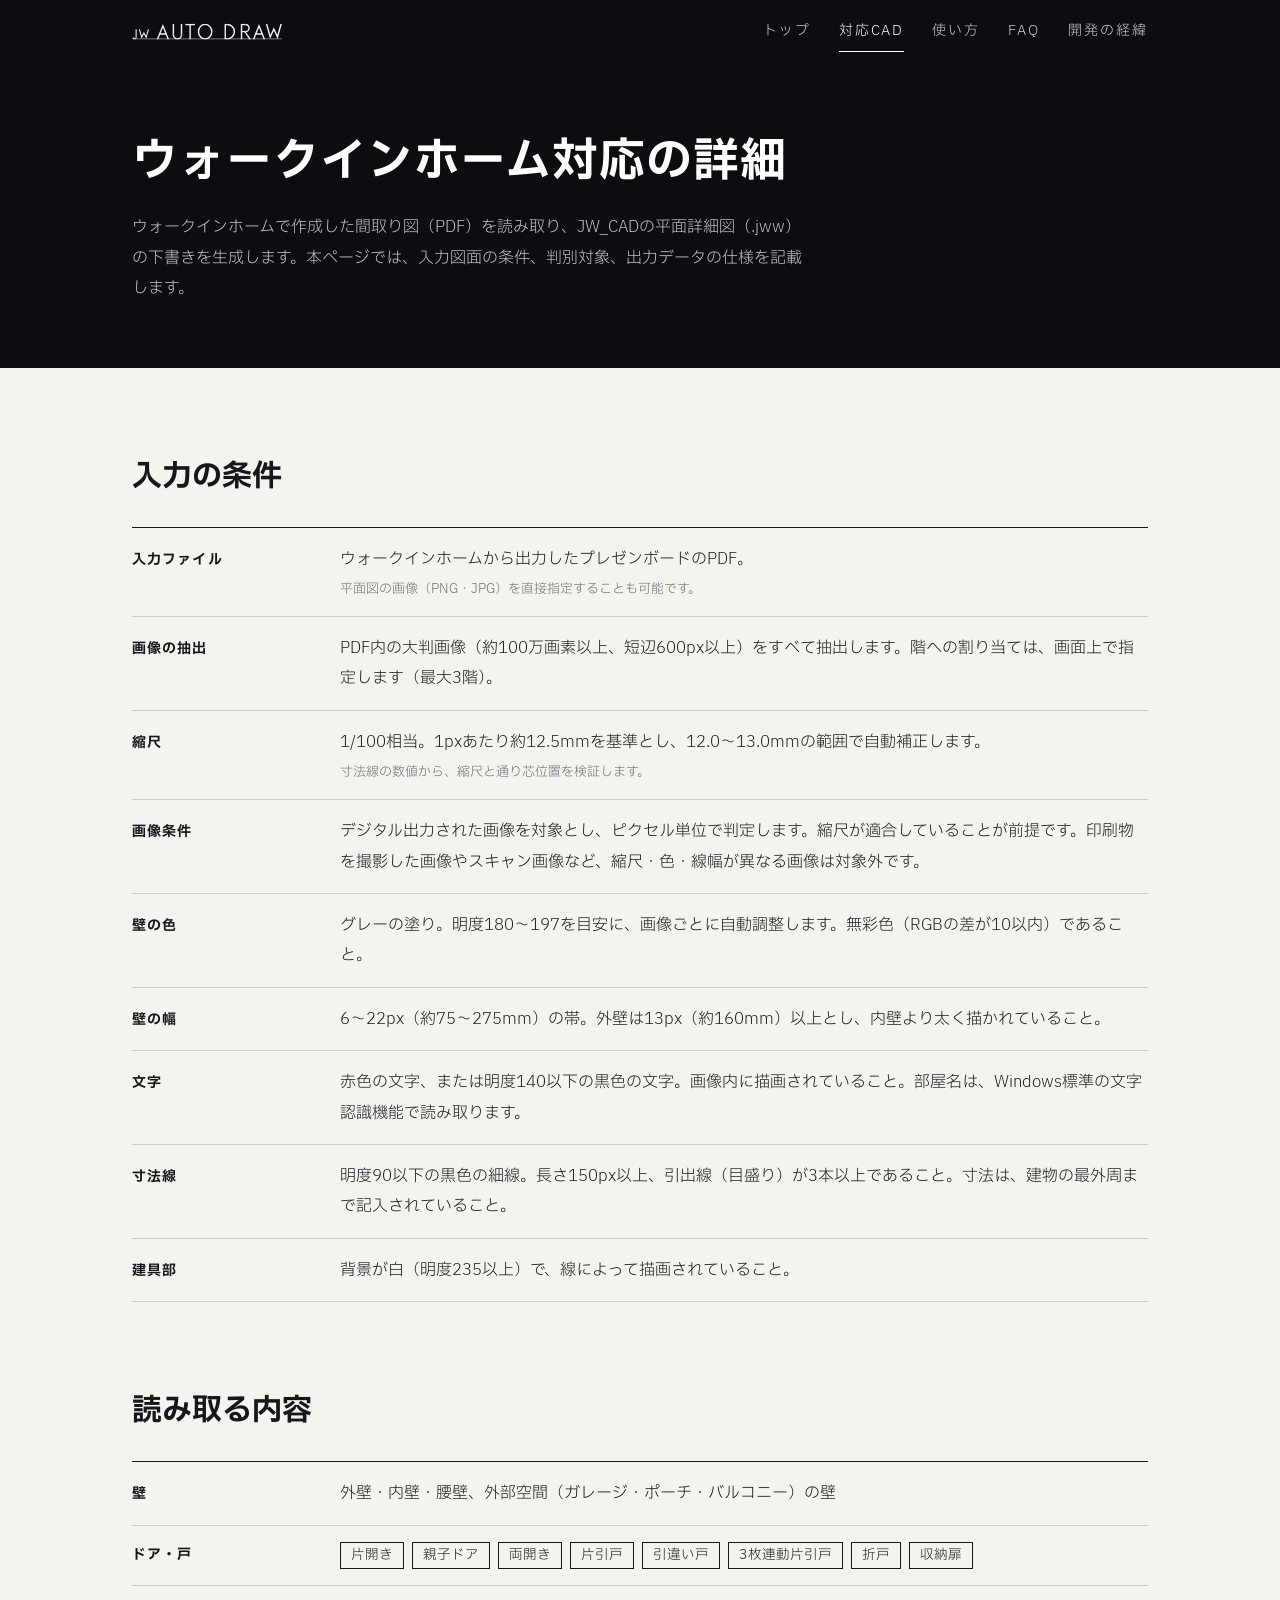
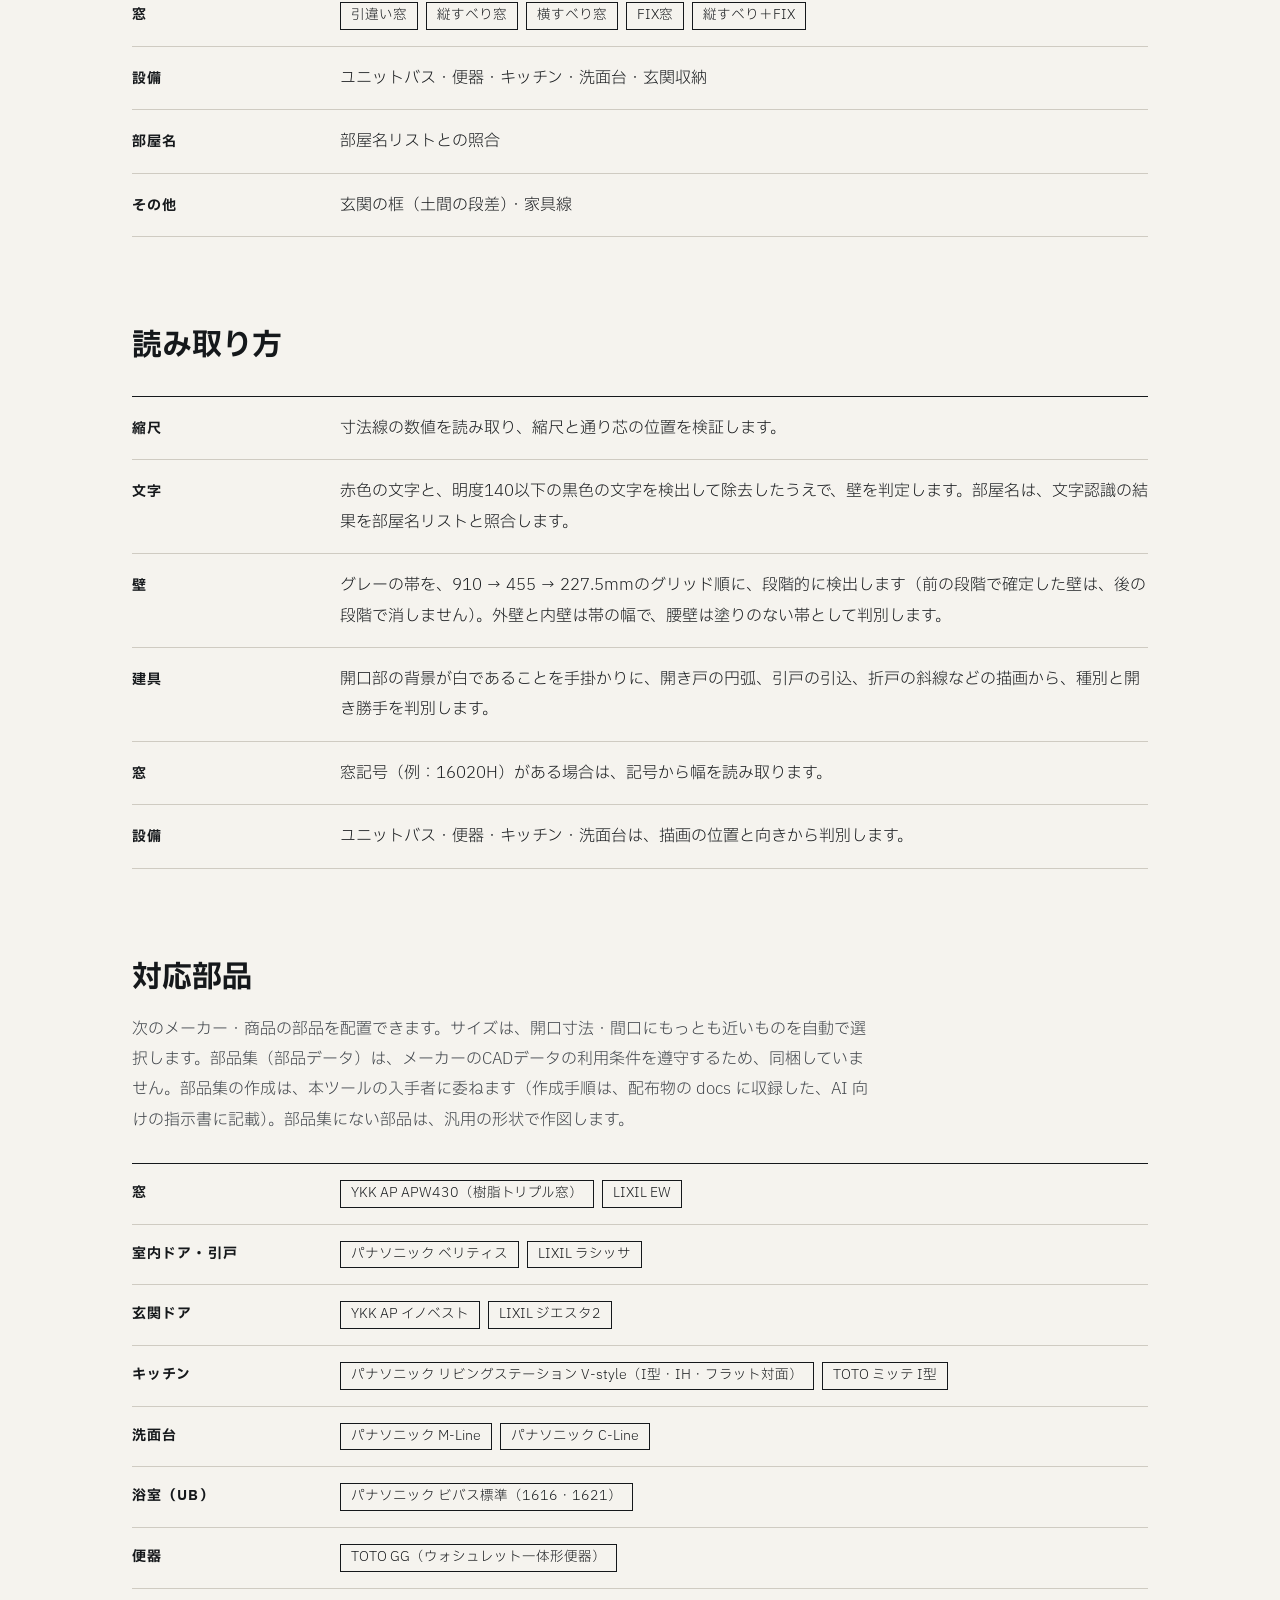
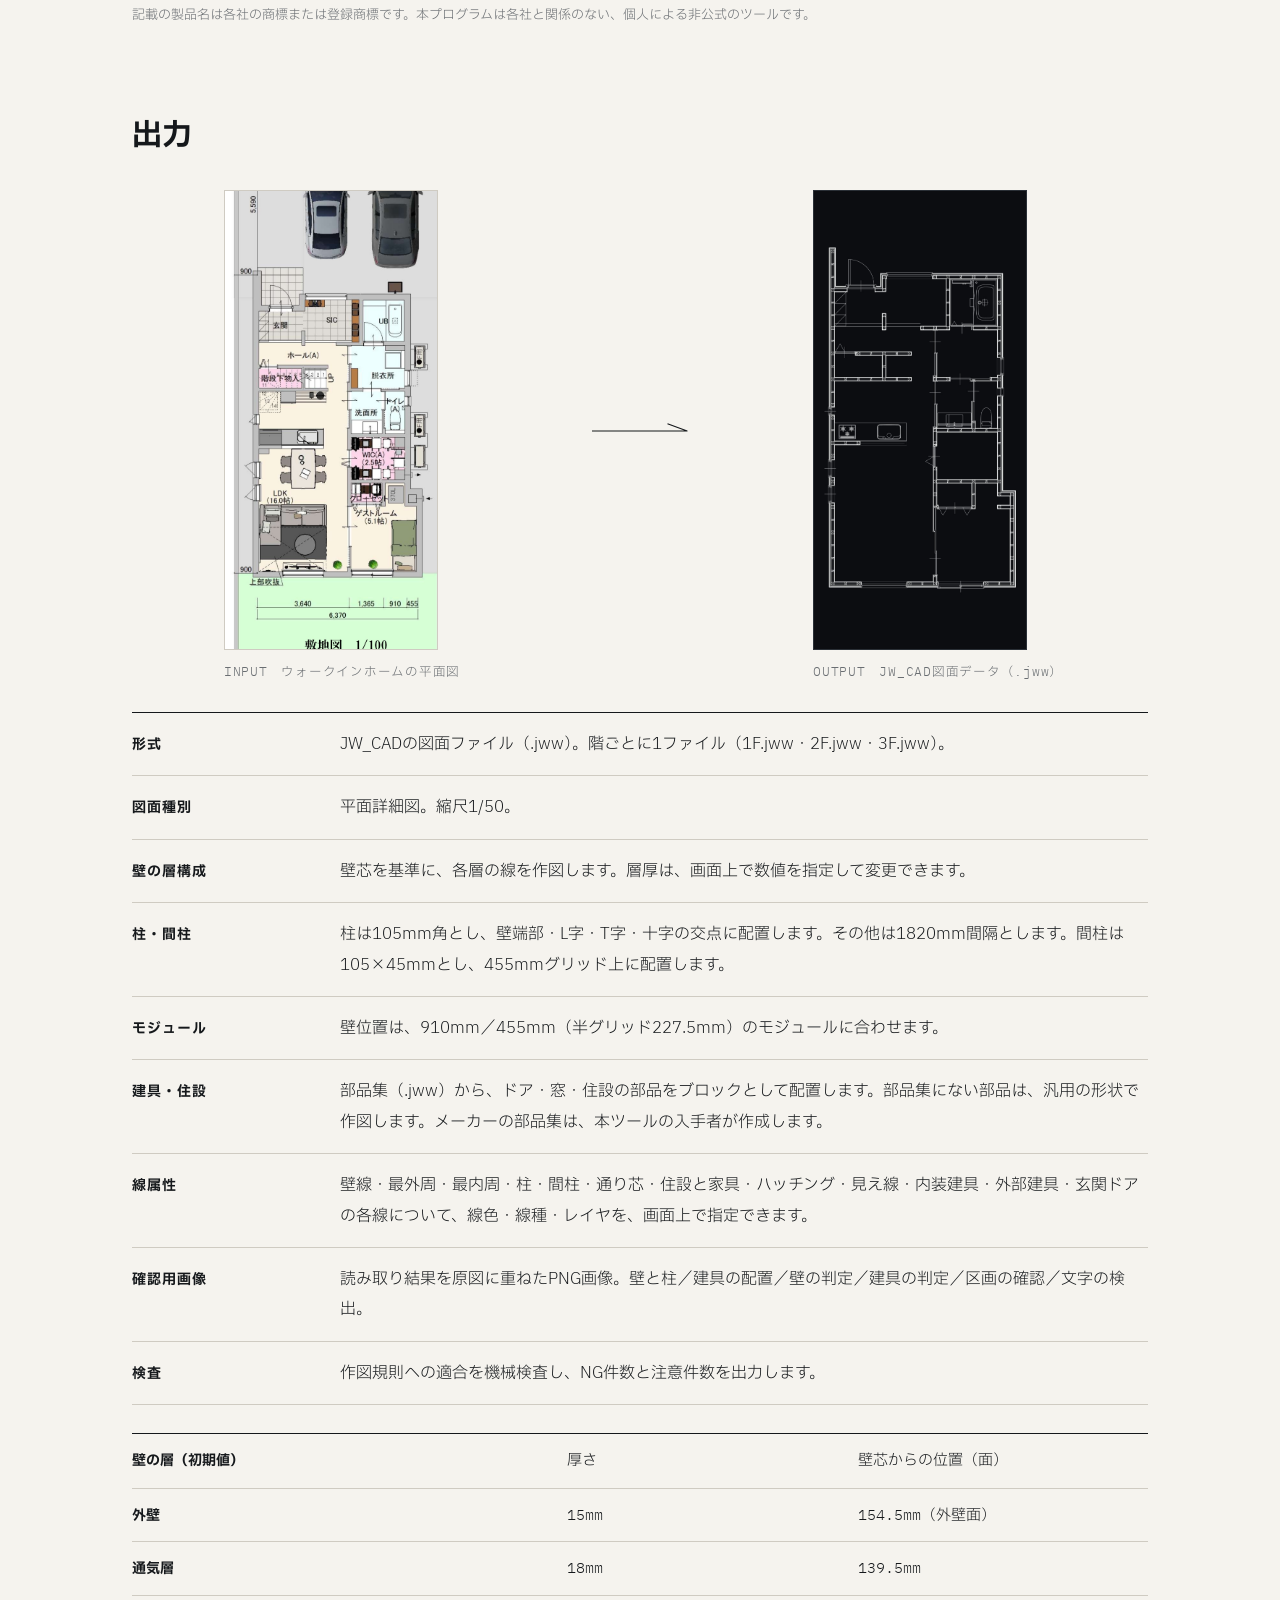
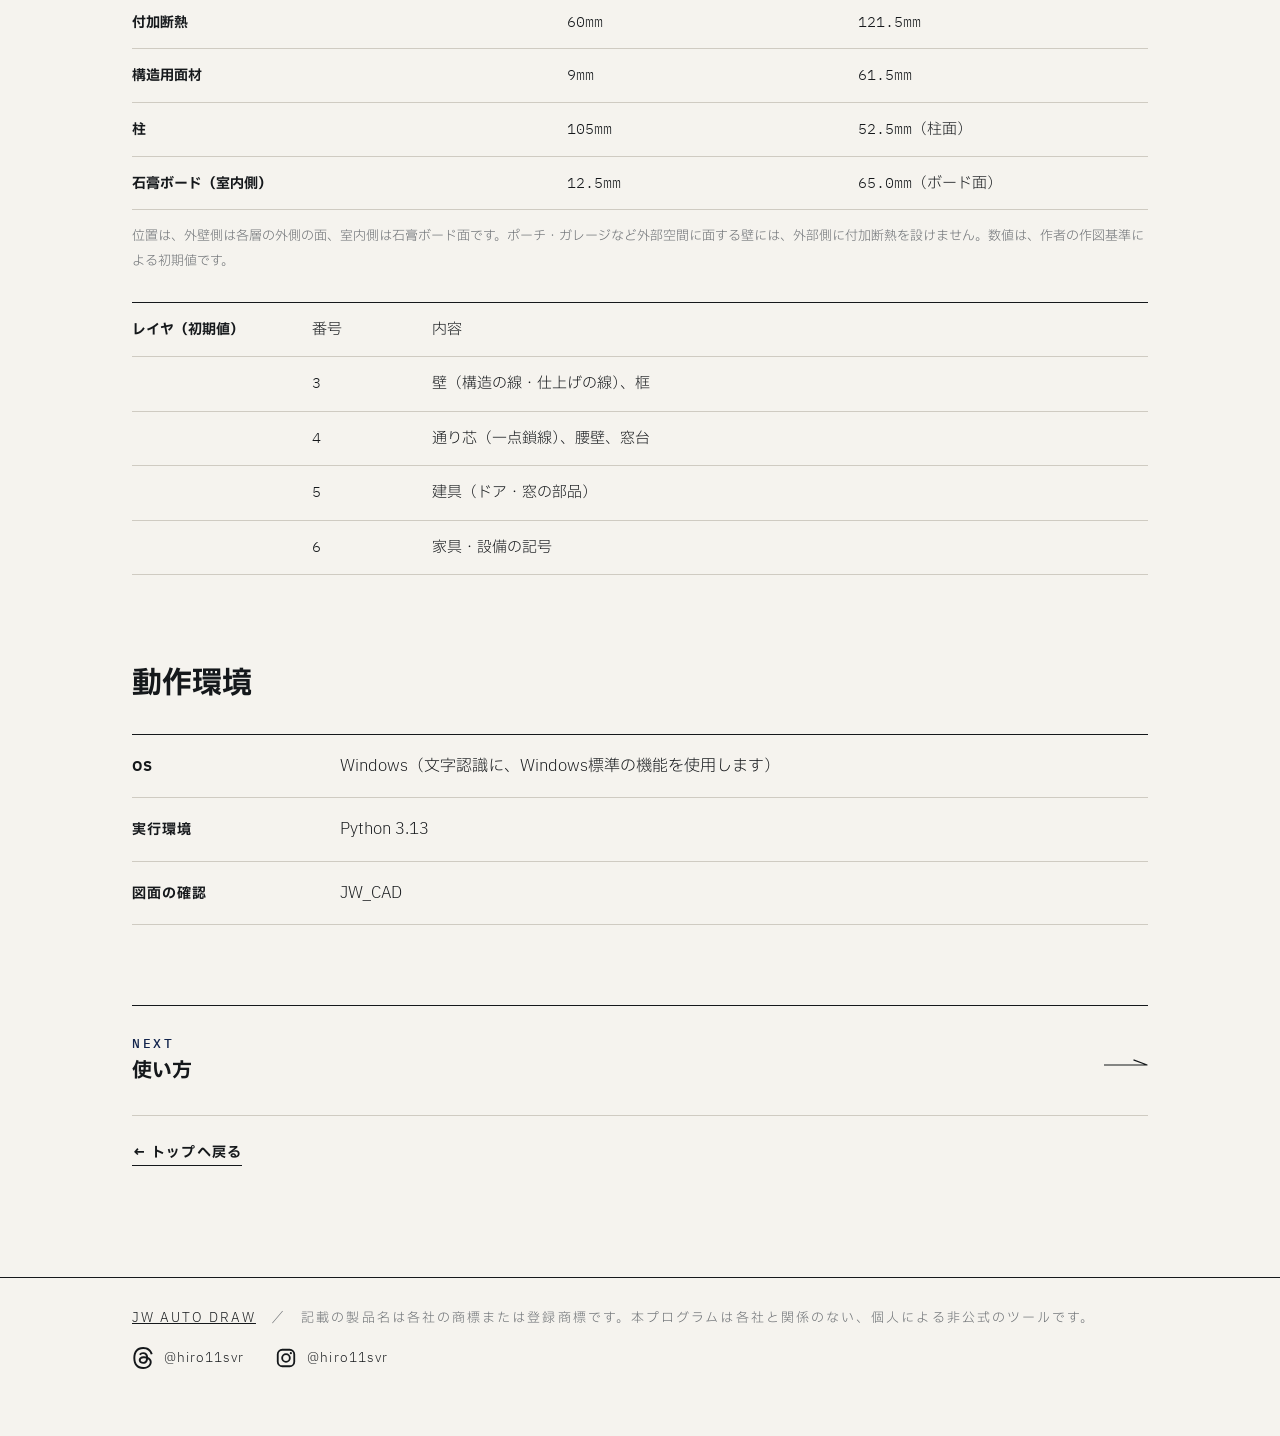
<file: cad-walkinhome.html>
<!doctype html>
<html lang="ja">
<head>
<meta charset="utf-8">
<meta name="viewport" content="width=device-width,initial-scale=1">
<link rel="preconnect" href="https://fonts.googleapis.com"><link rel="preconnect" href="https://fonts.gstatic.com" crossorigin><link href="https://fonts.googleapis.com/css2?family=IBM+Plex+Mono:wght@400;500&family=IBM+Plex+Sans+JP:wght@200;300;400;500;700&display=swap" rel="stylesheet">
<title>ウォークインホーム対応｜JW AUTO DRAW</title>
<link rel="icon" type="image/svg+xml" href="data:image/svg+xml,%3Csvg%20xmlns%3D%22http%3A//www.w3.org/2000/svg%22%20viewBox%3D%220%200%2064%2064%22%3E%3Crect%20width%3D%2264%22%20height%3D%2264%22%20fill%3D%22%230b0d11%22/%3E%3Ctext%20x%3D%2232%22%20y%3D%2243%22%20font-size%3D%2228%22%20font-family%3D%22Arial%2CHelvetica%2Csans-serif%22%20text-anchor%3D%22middle%22%20fill%3D%22%23f2f2f2%22%20letter-spacing%3D%221%22%3EJW%3C/text%3E%3Crect%20x%3D%2210%22%20y%3D%2250%22%20width%3D%2244%22%20height%3D%222%22%20fill%3D%22%23f2f2f2%22/%3E%3C/svg%3E">
<link rel="stylesheet" href="sub.css">
<link rel="stylesheet" href="common.css">
<script>try{ if("scrollRestoration" in history) history.scrollRestoration="manual"; }catch(e){} window.addEventListener("load",function(){ if(!location.hash) window.scrollTo(0,0); });</script>
<script data-goatcounter="https://subaru-124.goatcounter.com/count"
        async src="//gc.zgo.at/count.js"></script>
<script async src="https://pagead2.googlesyndication.com/pagead/js/adsbygoogle.js?client=ca-pub-6180976013091502"
     crossorigin="anonymous"></script>
</head>
<body>
<header class="sitehdr" id="sitehdr"></header>
<script src="common.js"></script>

<div class="top"><div class="wrap">
  <h1>ウォークインホーム対応の詳細</h1>
  <p>ウォークインホームで作成した間取り図（PDF）を読み取り、JW_CADの平面詳細図（.jww）の下書きを生成します。本ページでは、入力図面の条件、判別対象、出力データの仕様を記載します。</p>
</div></div>

<main class="wrap">

  <section id="input">
    <h2>入力の条件</h2>
    <div class="rows">
      <div><em>入力ファイル</em><p>ウォークインホームから出力したプレゼンボードのPDF。<small>平面図の画像（PNG・JPG）を直接指定することも可能です。</small></p></div>
      <div><em>画像の抽出</em><p>PDF内の大判画像（約100万画素以上、短辺600px以上）をすべて抽出します。階への割り当ては、画面上で指定します（最大3階）。</p></div>
      <div><em>縮尺</em><p>1/100相当。1pxあたり約12.5mmを基準とし、12.0〜13.0mmの範囲で自動補正します。<small>寸法線の数値から、縮尺と通り芯位置を検証します。</small></p></div>
      <div><em>画像条件</em><p>デジタル出力された画像を対象とし、ピクセル単位で判定します。縮尺が適合していることが前提です。印刷物を撮影した画像やスキャン画像など、縮尺・色・線幅が異なる画像は対象外です。</p></div>
      <div><em>壁の色</em><p>グレーの塗り。明度180〜197を目安に、画像ごとに自動調整します。無彩色（RGBの差が10以内）であること。</p></div>
      <div><em>壁の幅</em><p>6〜22px（約75〜275mm）の帯。外壁は13px（約160mm）以上とし、内壁より太く描かれていること。</p></div>
      <div><em>文字</em><p>赤色の文字、または明度140以下の黒色の文字。画像内に描画されていること。部屋名は、Windows標準の文字認識機能で読み取ります。</p></div>
      <div><em>寸法線</em><p>明度90以下の黒色の細線。長さ150px以上、引出線（目盛り）が3本以上であること。寸法は、建物の最外周まで記入されていること。</p></div>
      <div><em>建具部</em><p>背景が白（明度235以上）で、線によって描画されていること。</p></div>
    </div>
  </section>

  <section id="read">
    <h2>読み取る内容</h2>
    <div class="rows">
      <div><em>壁</em><p>外壁・内壁・腰壁、外部空間（ガレージ・ポーチ・バルコニー）の壁</p></div>
      <div><em>ドア・戸</em><div><div class="tags"><span>片開き</span><span>親子ドア</span><span>両開き</span><span>片引戸</span><span>引違い戸</span><span>3枚連動片引戸</span><span>折戸</span><span>収納扉</span></div></div></div>
      <div><em>窓</em><div><div class="tags"><span>引違い窓</span><span>縦すべり窓</span><span>横すべり窓</span><span>FIX窓</span><span>縦すべり＋FIX</span></div></div></div>
      <div><em>設備</em><p>ユニットバス・便器・キッチン・洗面台・玄関収納</p></div>
      <div><em>部屋名</em><p>部屋名リストとの照合</p></div>
      <div><em>その他</em><p>玄関の框（土間の段差）・家具線</p></div>
    </div>
  </section>

  <section id="method">
    <h2>読み取り方</h2>
    <div class="rows">
      <div><em>縮尺</em><p>寸法線の数値を読み取り、縮尺と通り芯の位置を検証します。</p></div>
      <div><em>文字</em><p>赤色の文字と、明度140以下の黒色の文字を検出して除去したうえで、壁を判定します。部屋名は、文字認識の結果を部屋名リストと照合します。</p></div>
      <div><em>壁</em><p>グレーの帯を、910 → 455 → 227.5mmのグリッド順に、段階的に検出します（前の段階で確定した壁は、後の段階で消しません）。外壁と内壁は帯の幅で、腰壁は塗りのない帯として判別します。</p></div>
      <div><em>建具</em><p>開口部の背景が白であることを手掛かりに、開き戸の円弧、引戸の引込、折戸の斜線などの描画から、種別と開き勝手を判別します。</p></div>
      <div><em>窓</em><p>窓記号（例：16020H）がある場合は、記号から幅を読み取ります。</p></div>
      <div><em>設備</em><p>ユニットバス・便器・キッチン・洗面台は、描画の位置と向きから判別します。</p></div>
    </div>
  </section>

  <section id="parts">
    <h2>対応部品</h2>
    <p class="lead">次のメーカー・商品の部品を配置できます。サイズは、開口寸法・間口にもっとも近いものを自動で選択します。部品集（部品データ）は、メーカーのCADデータの利用条件を遵守するため、同梱していません。部品集の作成は、本ツールの入手者に委ねます（作成手順は、配布物の docs に収録した、AI 向けの指示書に記載）。部品集にない部品は、汎用の形状で作図します。</p>
    <div class="rows">
      <div><em>窓</em><div><div class="tags"><span>YKK AP APW430（樹脂トリプル窓）</span><span>LIXIL EW</span></div></div></div>
      <div><em>室内ドア・引戸</em><div><div class="tags"><span>パナソニック ベリティス</span><span>LIXIL ラシッサ</span></div></div></div>
      <div><em>玄関ドア</em><div><div class="tags"><span>YKK AP イノベスト</span><span>LIXIL ジエスタ2</span></div></div></div>
      <div><em>キッチン</em><div><div class="tags"><span>パナソニック リビングステーション V-style（I型・IH・フラット対面）</span><span>TOTO ミッテ I型</span></div></div></div>
      <div><em>洗面台</em><div><div class="tags"><span>パナソニック M-Line</span><span>パナソニック C-Line</span></div></div></div>
      <div><em>浴室（UB）</em><div><div class="tags"><span>パナソニック ビバス標準（1616・1621）</span></div></div></div>
      <div><em>便器</em><div><div class="tags"><span>TOTO GG（ウォシュレット一体形便器）</span></div></div></div>
    </div>
    <p class="note">記載の製品名は各社の商標または登録商標です。本プログラムは各社と関係のない、個人による非公式のツールです。</p>
  </section>

  <section id="output">
    <h2>出力</h2>
    <div class="pair">
      <figure><img src="in_1F.jpg" alt="入力：ウォークインホームの平面図"><figcaption>INPUT　ウォークインホームの平面図</figcaption></figure>
      <svg class="ar" width="96" height="16" viewBox="0 0 96 16" aria-hidden="true"><path d="M0 15H95.5M75.5 7.8L95.2 15" fill="none" stroke="#15181b" stroke-width="1.2" shape-rendering="geometricPrecision"/></svg>
      <figure class="out"><img src="out_1F.jpg" alt="出力：JW_CAD図面データ"><figcaption>OUTPUT　JW_CAD図面データ（.jww）</figcaption></figure>
    </div>
    <div class="rows">
      <div><em>形式</em><p>JW_CADの図面ファイル（.jww）。階ごとに1ファイル（1F.jww・2F.jww・3F.jww）。</p></div>
      <div><em>図面種別</em><p>平面詳細図。縮尺1/50。</p></div>
      <div><em>壁の層構成</em><p>壁芯を基準に、各層の線を作図します。層厚は、画面上で数値を指定して変更できます。</p></div>
      <div><em>柱・間柱</em><p>柱は105mm角とし、壁端部・L字・T字・十字の交点に配置します。その他は1820mm間隔とします。間柱は105×45mmとし、455mmグリッド上に配置します。</p></div>
      <div><em>モジュール</em><p>壁位置は、910mm／455mm（半グリッド227.5mm）のモジュールに合わせます。</p></div>
      <div><em>建具・住設</em><p>部品集（.jww）から、ドア・窓・住設の部品をブロックとして配置します。部品集にない部品は、汎用の形状で作図します。メーカーの部品集は、本ツールの入手者が作成します。</p></div>
      <div><em>線属性</em><p>壁線・最外周・最内周・柱・間柱・通り芯・住設と家具・ハッチング・見え線・内装建具・外部建具・玄関ドアの各線について、線色・線種・レイヤを、画面上で指定できます。</p></div>
      <div><em>確認用画像</em><p>読み取り結果を原図に重ねたPNG画像。壁と柱／建具の配置／壁の判定／建具の判定／区画の確認／文字の検出。</p></div>
      <div><em>検査</em><p>作図規則への適合を機械検査し、NG件数と注意件数を出力します。</p></div>
    </div>

    <table>
      <tr><th>壁の層（初期値）</th><td class="num">厚さ</td><td>壁芯からの位置（面）</td></tr>
      <tr><th>外壁</th><td class="num">15mm</td><td class="num">154.5mm（外壁面）</td></tr>
      <tr><th>通気層</th><td class="num">18mm</td><td class="num">139.5mm</td></tr>
      <tr><th>付加断熱</th><td class="num">60mm</td><td class="num">121.5mm</td></tr>
      <tr><th>構造用面材</th><td class="num">9mm</td><td class="num">61.5mm</td></tr>
      <tr><th>柱</th><td class="num">105mm</td><td class="num">52.5mm（柱面）</td></tr>
      <tr><th>石膏ボード（室内側）</th><td class="num">12.5mm</td><td class="num">65.0mm（ボード面）</td></tr>
    </table>
    <p class="note">位置は、外壁側は各層の外側の面、室内側は石膏ボード面です。ポーチ・ガレージなど外部空間に面する壁には、外部側に付加断熱を設けません。数値は、作者の作図基準による初期値です。</p>

    <table>
      <tr><th>レイヤ（初期値）</th><td class="num">番号</td><td>内容</td></tr>
      <tr><th></th><td class="num">3</td><td>壁（構造の線・仕上げの線）、框</td></tr>
      <tr><th></th><td class="num">4</td><td>通り芯（一点鎖線）、腰壁、窓台</td></tr>
      <tr><th></th><td class="num">5</td><td>建具（ドア・窓の部品）</td></tr>
      <tr><th></th><td class="num">6</td><td>家具・設備の記号</td></tr>
    </table>
  </section>

  <section id="env">
    <h2>動作環境</h2>
    <div class="rows">
      <div><em>OS</em><p>Windows（文字認識に、Windows標準の機能を使用します）</p></div>
      <div><em>実行環境</em><p>Python 3.13</p></div>
      <div><em>図面の確認</em><p>JW_CAD</p></div>
    </div>
  </section>

  <div class="next"><a href="howto.html"><span><em>NEXT</em><b>使い方</b></span><svg width="44" height="10" viewBox="0 0 44 10" aria-hidden="true"><path d="M0 9H43.5M29.5 3.9L43.2 9" fill="none" stroke="currentColor" stroke-width="1.2" shape-rendering="geometricPrecision"/></svg></a></div>
  <p class="backtop"><a href="index.html">← トップへ戻る</a></p>

</main>

<footer><div class="wrap"><a href="index.html">JW AUTO DRAW</a>　／　記載の製品名は各社の商標または登録商標です。本プログラムは各社と関係のない、個人による非公式のツールです。</div></footer>
</body>
</html>
</file>
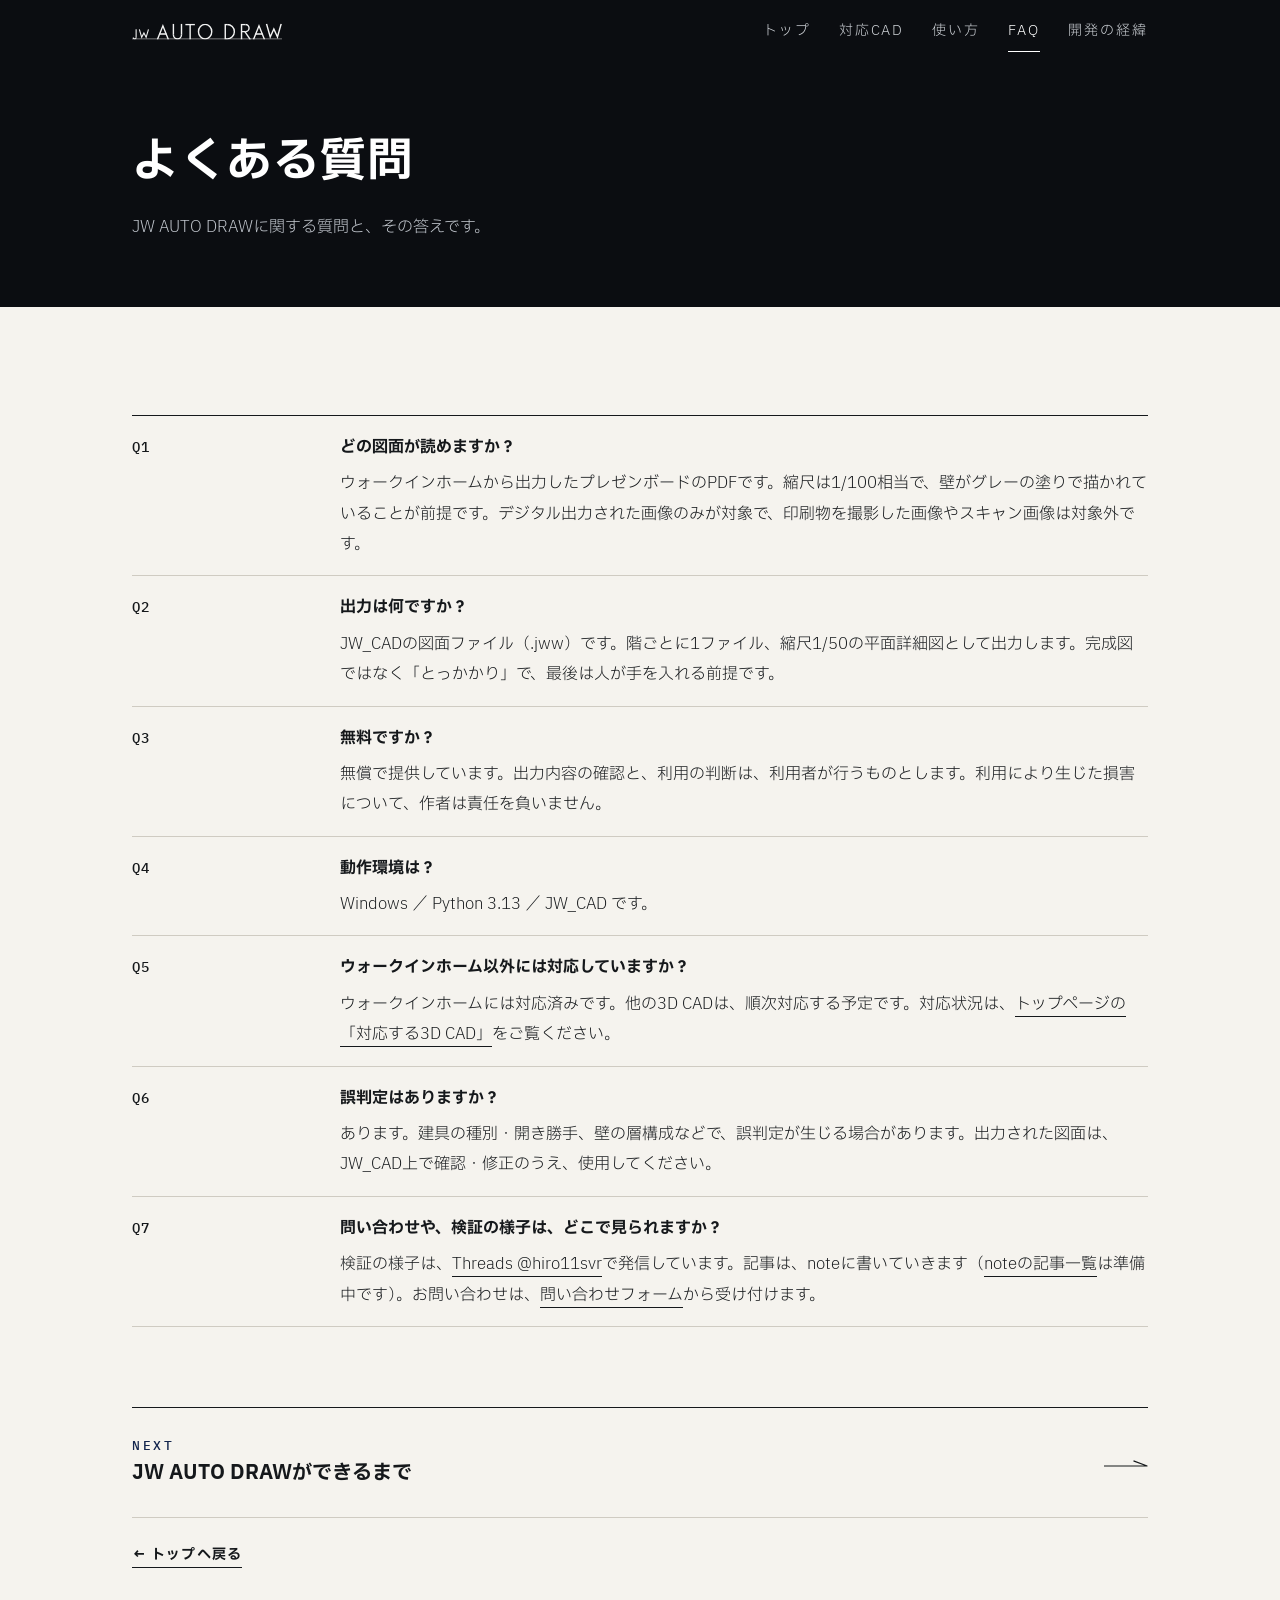
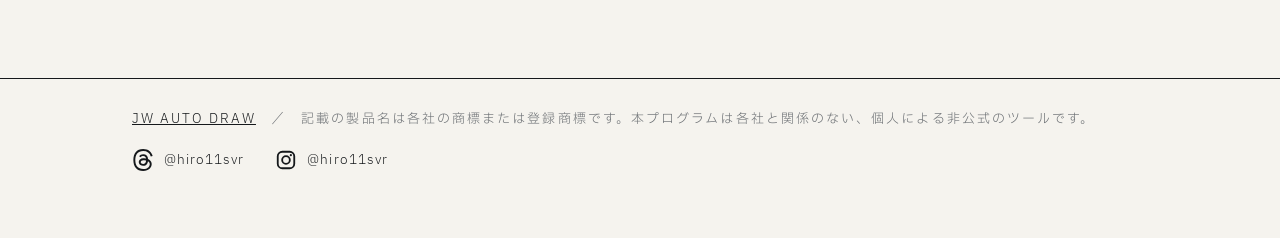
<file: faq.html>
<!doctype html>
<html lang="ja">
<head>
<meta charset="utf-8">
<meta name="viewport" content="width=device-width,initial-scale=1">
<link rel="preconnect" href="https://fonts.googleapis.com"><link rel="preconnect" href="https://fonts.gstatic.com" crossorigin><link href="https://fonts.googleapis.com/css2?family=IBM+Plex+Mono:wght@400;500&family=IBM+Plex+Sans+JP:wght@200;300;400;500;700&display=swap" rel="stylesheet">
<title>よくある質問｜JW AUTO DRAW</title>
<link rel="icon" type="image/svg+xml" href="data:image/svg+xml,%3Csvg%20xmlns%3D%22http%3A//www.w3.org/2000/svg%22%20viewBox%3D%220%200%2064%2064%22%3E%3Crect%20width%3D%2264%22%20height%3D%2264%22%20fill%3D%22%230b0d11%22/%3E%3Ctext%20x%3D%2232%22%20y%3D%2243%22%20font-size%3D%2228%22%20font-family%3D%22Arial%2CHelvetica%2Csans-serif%22%20text-anchor%3D%22middle%22%20fill%3D%22%23f2f2f2%22%20letter-spacing%3D%221%22%3EJW%3C/text%3E%3Crect%20x%3D%2210%22%20y%3D%2250%22%20width%3D%2244%22%20height%3D%222%22%20fill%3D%22%23f2f2f2%22/%3E%3C/svg%3E">
<link rel="stylesheet" href="sub.css">
<link rel="stylesheet" href="common.css">
<script>try{ if("scrollRestoration" in history) history.scrollRestoration="manual"; }catch(e){} window.addEventListener("load",function(){ if(!location.hash) window.scrollTo(0,0); });</script>
<script data-goatcounter="https://subaru-124.goatcounter.com/count"
        async src="//gc.zgo.at/count.js"></script>
<script async src="https://pagead2.googlesyndication.com/pagead/js/adsbygoogle.js?client=ca-pub-6180976013091502"
     crossorigin="anonymous"></script>
</head>
<body>
<header class="sitehdr" id="sitehdr"></header>
<script src="common.js"></script>

<div class="top"><div class="wrap">
  <h1>よくある質問</h1>
  <p>JW AUTO DRAWに関する質問と、その答えです。</p>
</div></div>

<main class="wrap">

  <section>
    <div class="rows">
      <div><em class="n">Q1</em><div><p><b>どの図面が読めますか？</b></p><p>ウォークインホームから出力したプレゼンボードのPDFです。縮尺は1/100相当で、壁がグレーの塗りで描かれていることが前提です。デジタル出力された画像のみが対象で、印刷物を撮影した画像やスキャン画像は対象外です。</p></div></div>
      <div><em class="n">Q2</em><div><p><b>出力は何ですか？</b></p><p>JW_CADの図面ファイル（.jww）です。階ごとに1ファイル、縮尺1/50の平面詳細図として出力します。完成図ではなく「とっかかり」で、最後は人が手を入れる前提です。</p></div></div>
      <div><em class="n">Q3</em><div><p><b>無料ですか？</b></p><p>無償で提供しています。出力内容の確認と、利用の判断は、利用者が行うものとします。利用により生じた損害について、作者は責任を負いません。</p></div></div>
      <div><em class="n">Q4</em><div><p><b>動作環境は？</b></p><p>Windows ／ Python 3.13 ／ JW_CAD です。</p></div></div>
      <div><em class="n">Q5</em><div><p><b>ウォークインホーム以外には対応していますか？</b></p><p>ウォークインホームには対応済みです。他の3D CADは、順次対応する予定です。対応状況は、<a class="ilink" href="index.html#cad">トップページの「対応する3D CAD」</a>をご覧ください。</p></div></div>
      <div><em class="n">Q6</em><div><p><b>誤判定はありますか？</b></p><p>あります。建具の種別・開き勝手、壁の層構成などで、誤判定が生じる場合があります。出力された図面は、JW_CAD上で確認・修正のうえ、使用してください。</p></div></div>
      <div><em class="n">Q7</em><div><p><b>問い合わせや、検証の様子は、どこで見られますか？</b></p><p>検証の様子は、<a class="ilink" href="https://www.threads.com/@hiro11svr" target="_blank" rel="noopener">Threads @hiro11svr</a>で発信しています。記事は、noteに書いていきます（<!-- noteのURLが決まったら、href="#" をそのURLに差し替える --><a class="ilink" href="#">noteの記事一覧</a>は準備中です）。お問い合わせは、<a class="ilink" href="https://docs.google.com/forms/d/e/1FAIpQLScrF5FWi94aUM_feOngUAW4ghHIeOhbyCMBfNy5qKPG-aV4UQ/viewform" target="_blank" rel="noopener">問い合わせフォーム</a>から受け付けます。</p></div></div>
    </div>
  </section>

  <div class="next"><a href="story.html"><span><em>NEXT</em><b>JW AUTO DRAWができるまで</b></span><svg width="44" height="10" viewBox="0 0 44 10" aria-hidden="true"><path d="M0 9H43.5M29.5 3.9L43.2 9" fill="none" stroke="currentColor" stroke-width="1.2" shape-rendering="geometricPrecision"/></svg></a></div>
  <p class="backtop"><a href="index.html">← トップへ戻る</a></p>

</main>

<footer><div class="wrap"><a href="index.html">JW AUTO DRAW</a>　／　記載の製品名は各社の商標または登録商標です。本プログラムは各社と関係のない、個人による非公式のツールです。</div></footer>
</body>
</html>
</file>
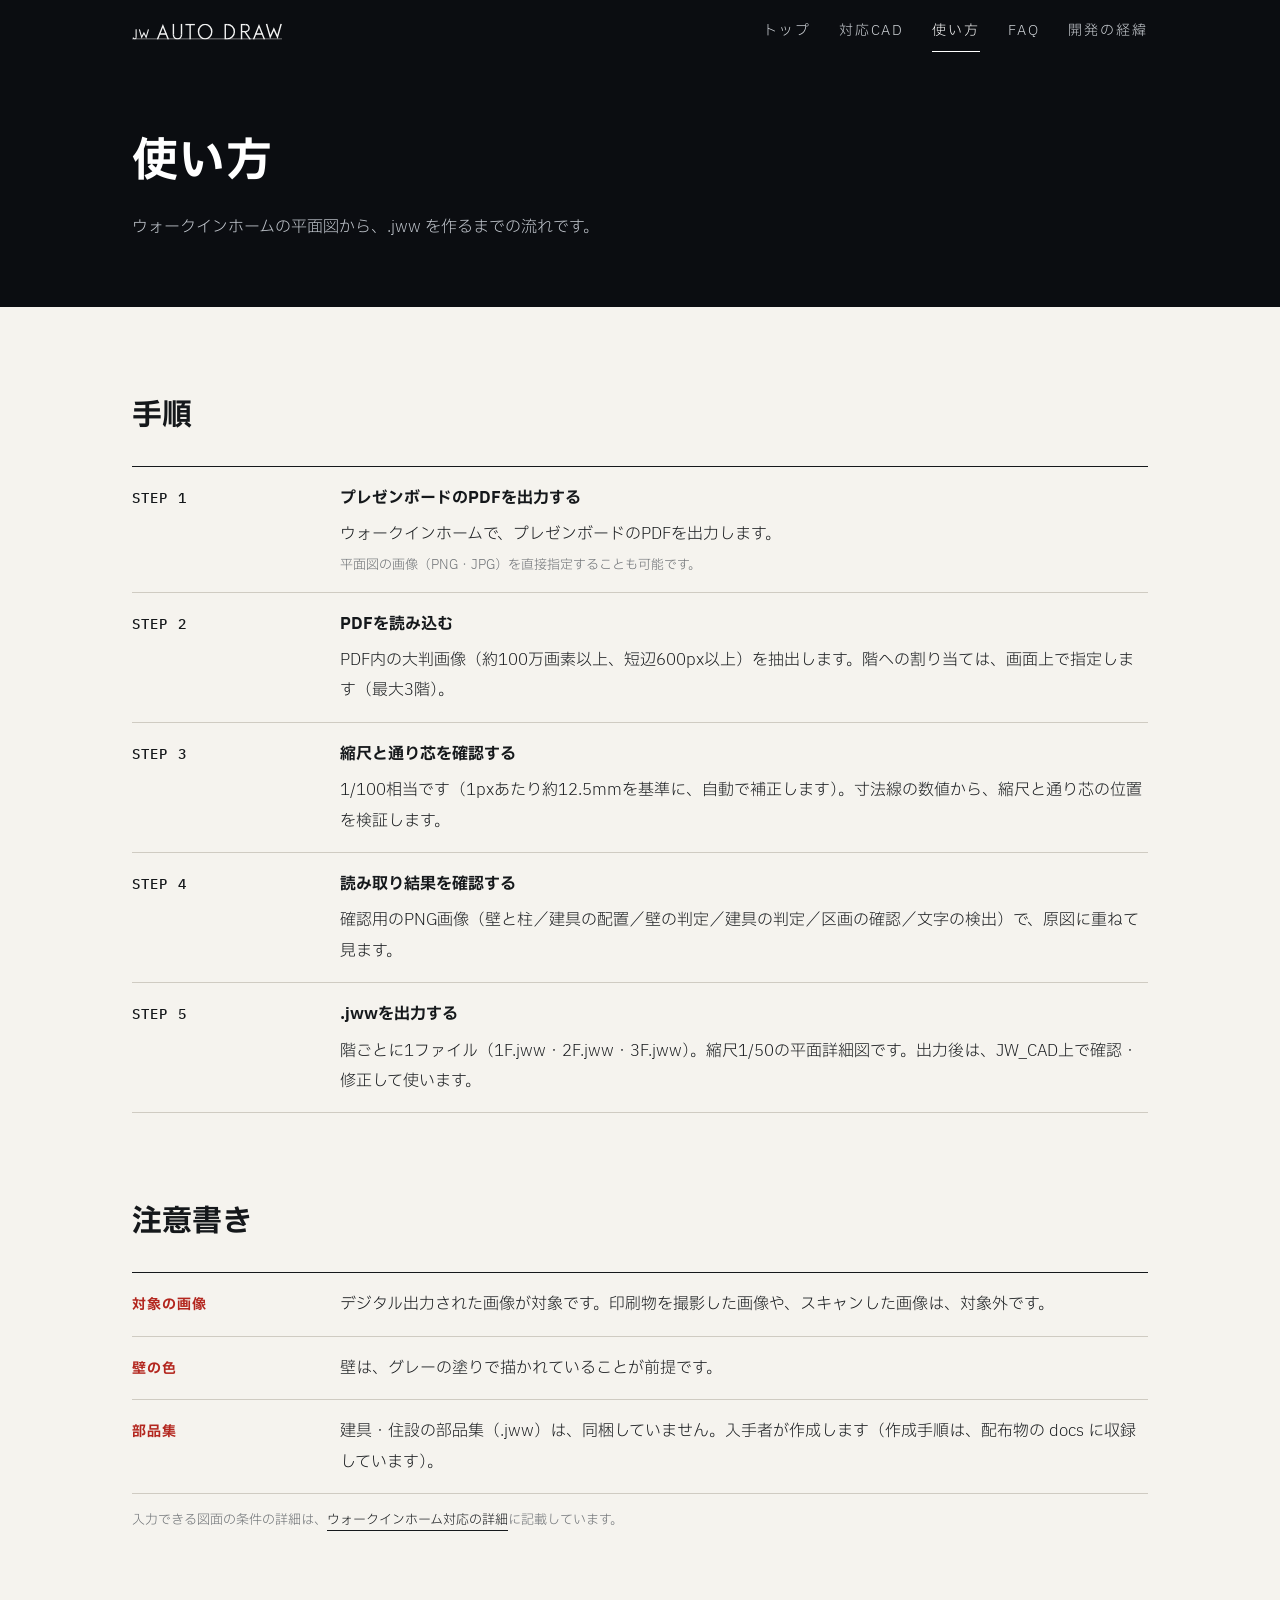
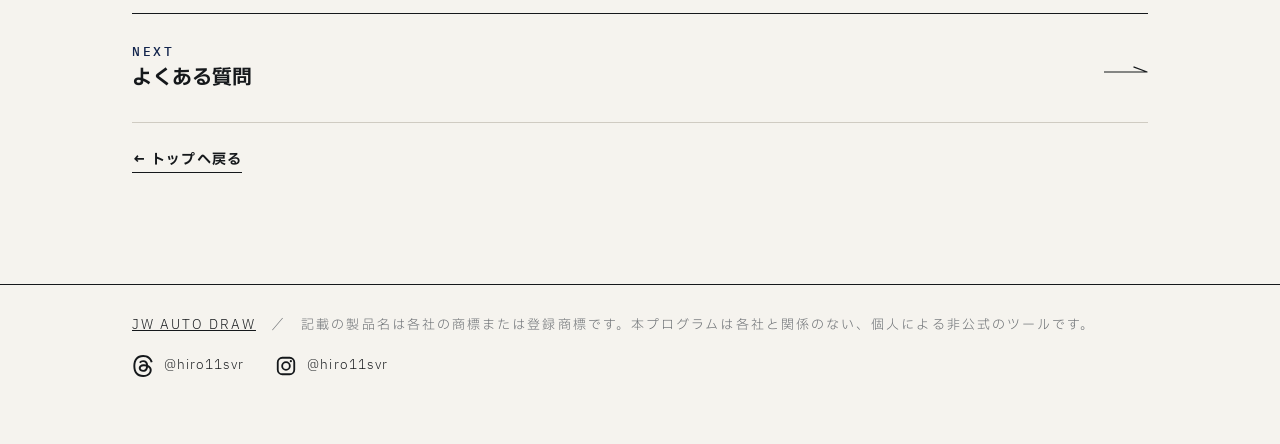
<file: howto.html>
<!doctype html>
<html lang="ja">
<head>
<meta charset="utf-8">
<meta name="viewport" content="width=device-width,initial-scale=1">
<link rel="preconnect" href="https://fonts.googleapis.com"><link rel="preconnect" href="https://fonts.gstatic.com" crossorigin><link href="https://fonts.googleapis.com/css2?family=IBM+Plex+Mono:wght@400;500&family=IBM+Plex+Sans+JP:wght@200;300;400;500;700&display=swap" rel="stylesheet">
<title>使い方｜ウォークインホームの平面図から .jww を作るまで</title>
<link rel="icon" type="image/svg+xml" href="data:image/svg+xml,%3Csvg%20xmlns%3D%22http%3A//www.w3.org/2000/svg%22%20viewBox%3D%220%200%2064%2064%22%3E%3Crect%20width%3D%2264%22%20height%3D%2264%22%20fill%3D%22%230b0d11%22/%3E%3Ctext%20x%3D%2232%22%20y%3D%2243%22%20font-size%3D%2228%22%20font-family%3D%22Arial%2CHelvetica%2Csans-serif%22%20text-anchor%3D%22middle%22%20fill%3D%22%23f2f2f2%22%20letter-spacing%3D%221%22%3EJW%3C/text%3E%3Crect%20x%3D%2210%22%20y%3D%2250%22%20width%3D%2244%22%20height%3D%222%22%20fill%3D%22%23f2f2f2%22/%3E%3C/svg%3E">
<link rel="stylesheet" href="sub.css">
<link rel="stylesheet" href="common.css">
<script>try{ if("scrollRestoration" in history) history.scrollRestoration="manual"; }catch(e){} window.addEventListener("load",function(){ if(!location.hash) window.scrollTo(0,0); });</script>
<script data-goatcounter="https://subaru-124.goatcounter.com/count"
        async src="//gc.zgo.at/count.js"></script>
<script async src="https://pagead2.googlesyndication.com/pagead/js/adsbygoogle.js?client=ca-pub-6180976013091502"
     crossorigin="anonymous"></script>
</head>
<body>
<header class="sitehdr" id="sitehdr"></header>
<script src="common.js"></script>

<div class="top"><div class="wrap">
  <h1>使い方</h1>
  <p>ウォークインホームの平面図から、.jww を作るまでの流れです。</p>
</div></div>

<main class="wrap">

  <section>
    <h2>手順</h2>
    <div class="rows steps">
      <div><em class="n">STEP 1</em><div><p><b>プレゼンボードのPDFを出力する</b></p><p>ウォークインホームで、プレゼンボードのPDFを出力します。<small>平面図の画像（PNG・JPG）を直接指定することも可能です。</small></p></div></div>
      <div><em class="n">STEP 2</em><div><p><b>PDFを読み込む</b></p><p>PDF内の大判画像（約100万画素以上、短辺600px以上）を抽出します。階への割り当ては、画面上で指定します（最大3階）。</p></div></div>
      <div><em class="n">STEP 3</em><div><p><b>縮尺と通り芯を確認する</b></p><p>1/100相当です（1pxあたり約12.5mmを基準に、自動で補正します）。寸法線の数値から、縮尺と通り芯の位置を検証します。</p></div></div>
      <div><em class="n">STEP 4</em><div><p><b>読み取り結果を確認する</b></p><p>確認用のPNG画像（壁と柱／建具の配置／壁の判定／建具の判定／区画の確認／文字の検出）で、原図に重ねて見ます。</p></div></div>
      <div><em class="n">STEP 5</em><div><p><b>.jwwを出力する</b></p><p>階ごとに1ファイル（1F.jww・2F.jww・3F.jww）。縮尺1/50の平面詳細図です。出力後は、JW_CAD上で確認・修正して使います。</p></div></div>
    </div>
  </section>

  <section>
    <h2>注意書き</h2>
    <div class="rows warn">
      <div><em>対象の画像</em><p>デジタル出力された画像が対象です。印刷物を撮影した画像や、スキャンした画像は、対象外です。</p></div>
      <div><em>壁の色</em><p>壁は、グレーの塗りで描かれていることが前提です。</p></div>
      <div><em>部品集</em><p>建具・住設の部品集（.jww）は、同梱していません。入手者が作成します（作成手順は、配布物の docs に収録しています）。</p></div>
    </div>
    <p class="note">入力できる図面の条件の詳細は、<a class="ilink" href="cad-walkinhome.html#input">ウォークインホーム対応の詳細</a>に記載しています。</p>
  </section>

  <div class="next"><a href="faq.html"><span><em>NEXT</em><b>よくある質問</b></span><svg width="44" height="10" viewBox="0 0 44 10" aria-hidden="true"><path d="M0 9H43.5M29.5 3.9L43.2 9" fill="none" stroke="currentColor" stroke-width="1.2" shape-rendering="geometricPrecision"/></svg></a></div>
  <p class="backtop"><a href="index.html">← トップへ戻る</a></p>

</main>

<footer><div class="wrap"><a href="index.html">JW AUTO DRAW</a>　／　記載の製品名は各社の商標または登録商標です。本プログラムは各社と関係のない、個人による非公式のツールです。</div></footer>
</body>
</html>
</file>
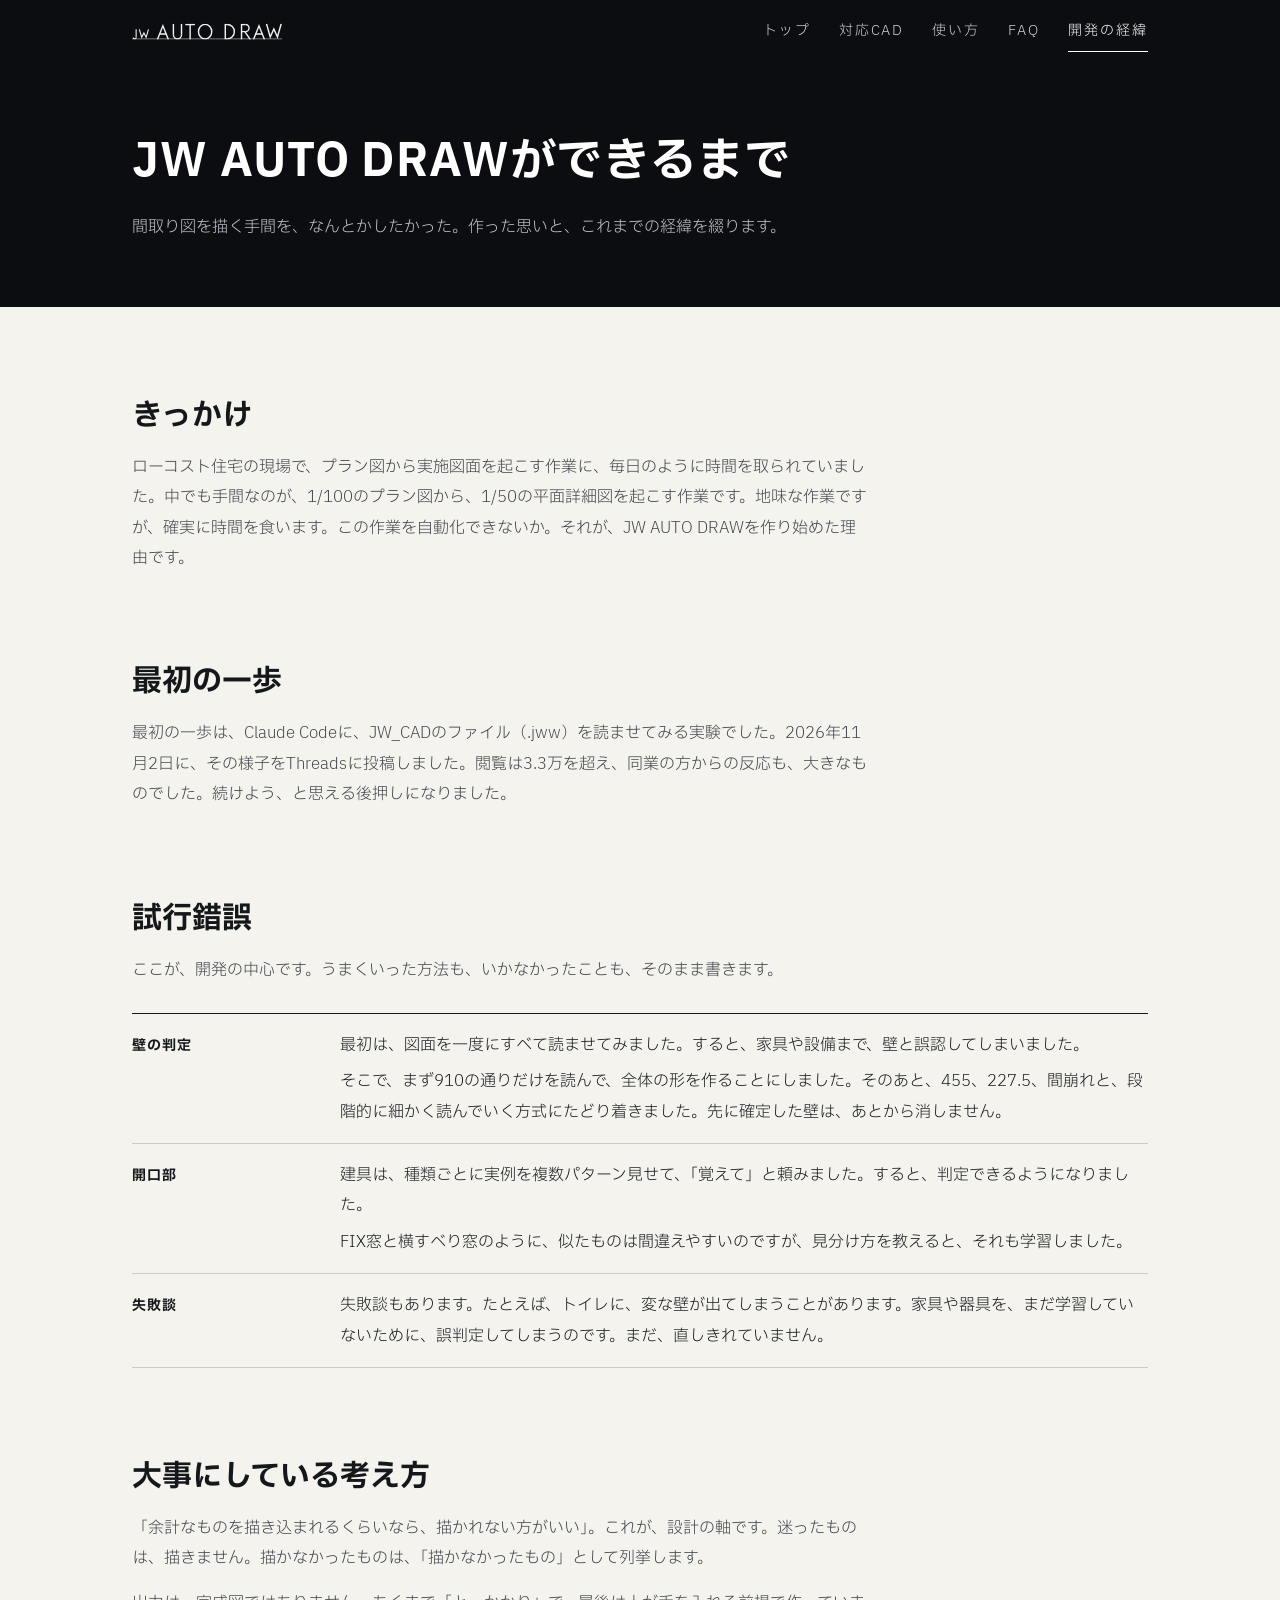
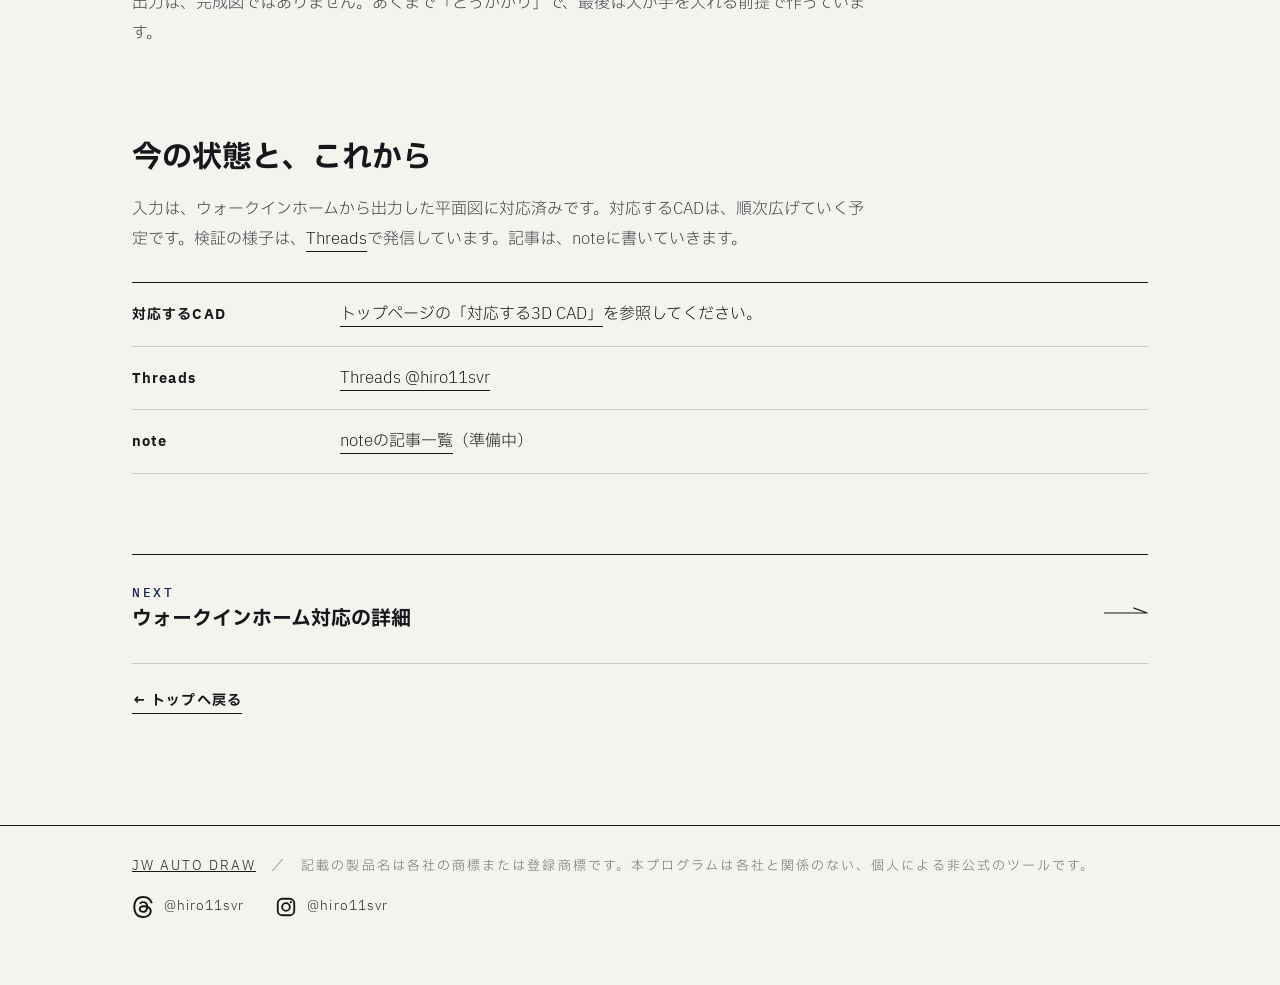
<file: story.html>
<!doctype html>
<html lang="ja">
<head>
<meta charset="utf-8">
<meta name="viewport" content="width=device-width,initial-scale=1">
<link rel="preconnect" href="https://fonts.googleapis.com"><link rel="preconnect" href="https://fonts.gstatic.com" crossorigin><link href="https://fonts.googleapis.com/css2?family=IBM+Plex+Mono:wght@400;500&family=IBM+Plex+Sans+JP:wght@200;300;400;500;700&display=swap" rel="stylesheet">
<title>JW AUTO DRAWができるまで｜間取り図を描く手間を、なんとかしたかった</title>
<link rel="icon" type="image/svg+xml" href="data:image/svg+xml,%3Csvg%20xmlns%3D%22http%3A//www.w3.org/2000/svg%22%20viewBox%3D%220%200%2064%2064%22%3E%3Crect%20width%3D%2264%22%20height%3D%2264%22%20fill%3D%22%230b0d11%22/%3E%3Ctext%20x%3D%2232%22%20y%3D%2243%22%20font-size%3D%2228%22%20font-family%3D%22Arial%2CHelvetica%2Csans-serif%22%20text-anchor%3D%22middle%22%20fill%3D%22%23f2f2f2%22%20letter-spacing%3D%221%22%3EJW%3C/text%3E%3Crect%20x%3D%2210%22%20y%3D%2250%22%20width%3D%2244%22%20height%3D%222%22%20fill%3D%22%23f2f2f2%22/%3E%3C/svg%3E">
<link rel="stylesheet" href="sub.css">
<link rel="stylesheet" href="common.css">
<script>try{ if("scrollRestoration" in history) history.scrollRestoration="manual"; }catch(e){} window.addEventListener("load",function(){ if(!location.hash) window.scrollTo(0,0); });</script>
<script data-goatcounter="https://subaru-124.goatcounter.com/count"
        async src="//gc.zgo.at/count.js"></script>
<script async src="https://pagead2.googlesyndication.com/pagead/js/adsbygoogle.js?client=ca-pub-6180976013091502"
     crossorigin="anonymous"></script>
</head>
<body>
<header class="sitehdr" id="sitehdr"></header>
<script src="common.js"></script>

<div class="top"><div class="wrap">
  <h1>JW AUTO DRAWができるまで</h1>
  <p>間取り図を描く手間を、なんとかしたかった。作った思いと、これまでの経緯を綴ります。</p>
</div></div>

<main class="wrap">

  <section>
    <h2>きっかけ</h2>
    <p class="lead">ローコスト住宅の現場で、プラン図から実施図面を起こす作業に、毎日のように時間を取られていました。中でも手間なのが、1/100のプラン図から、1/50の平面詳細図を起こす作業です。地味な作業ですが、確実に時間を食います。この作業を自動化できないか。それが、JW AUTO DRAWを作り始めた理由です。</p>
    <!-- 画像の枠（figure class="ph"）は、公開ページでは隠れている。story.html?edit と開いたときだけ見える。
         写真を置くときは、枠の <figure class="ph">…</figure> を、次の形に丸ごと差し替える（class を "pic" にすると、画像として表示される）：
         <figure class="pic"><img src="ファイル名" alt="説明"><figcaption>（画像）キャプション</figcaption></figure>
         画像1：プラン図と平面詳細図など -->

    <figure class="ph"><div class="box">画像を入れる場所</div><figcaption>（画像）1/100のプラン図と、1/50の平面詳細図</figcaption></figure>
  </section>

  <section>
    <h2>最初の一歩</h2>
    <p class="lead">最初の一歩は、Claude Codeに、JW_CADのファイル（.jww）を読ませてみる実験でした。2026年11月2日に、その様子をThreadsに投稿しました。閲覧は3.3万を超え、同業の方からの反応も、大きなものでした。続けよう、と思える後押しになりました。</p>
  </section>

  <section>
    <h2>試行錯誤</h2>
    <p class="lead">ここが、開発の中心です。うまくいった方法も、いかなかったことも、そのまま書きます。</p>
    <div class="rows">
      <div><em>壁の判定</em><div>
        <p>最初は、図面を一度にすべて読ませてみました。すると、家具や設備まで、壁と誤認してしまいました。</p>
        <p>そこで、まず910の通りだけを読んで、全体の形を作ることにしました。そのあと、455、227.5、間崩れと、段階的に細かく読んでいく方式にたどり着きました。先に確定した壁は、あとから消しません。</p>
        <!-- 画像2：段階的に読んでいく様子（910 → 455 → 227.5 など） -->
        <figure class="ph"><div class="box">画像を入れる場所</div><figcaption>（画像）壁を、段階的に読んでいく様子</figcaption></figure>
      </div></div>
      <div><em>開口部</em><div>
        <p>建具は、種類ごとに実例を複数パターン見せて、「覚えて」と頼みました。すると、判定できるようになりました。</p>
        <p>FIX窓と横すべり窓のように、似たものは間違えやすいのですが、見分け方を教えると、それも学習しました。</p>
      </div></div>
      <div><em>失敗談</em><div>
        <p>失敗談もあります。たとえば、トイレに、変な壁が出てしまうことがあります。家具や器具を、まだ学習していないために、誤判定してしまうのです。まだ、直しきれていません。</p>
        <!-- 画像3：誤判定の例（トイレに出た壁など） -->
        <figure class="ph"><div class="box">画像を入れる場所</div><figcaption>（画像）誤判定の例</figcaption></figure>
      </div></div>
    </div>
  </section>

  <section>
    <h2>大事にしている考え方</h2>
    <p class="lead">「余計なものを描き込まれるくらいなら、描かれない方がいい」。これが、設計の軸です。迷ったものは、描きません。描かなかったものは、「描かなかったもの」として列挙します。</p>
    <p class="lead">出力は、完成図ではありません。あくまで「とっかかり」で、最後は人が手を入れる前提で作っています。</p>
  </section>

  <section>
    <h2>今の状態と、これから</h2>
    <p class="lead">入力は、ウォークインホームから出力した平面図に対応済みです。対応するCADは、順次広げていく予定です。検証の様子は、<a class="ilink" href="https://www.threads.com/@hiro11svr" target="_blank" rel="noopener">Threads</a>で発信しています。記事は、noteに書いていきます。</p>
    <div class="rows">
      <div><em>対応するCAD</em><p><a class="ilink" href="index.html#cad">トップページの「対応する3D CAD」</a>を参照してください。</p></div>
      <div><em>Threads</em><p><a class="ilink" href="https://www.threads.com/@hiro11svr" target="_blank" rel="noopener">Threads @hiro11svr</a></p></div>
      <!-- noteのURLが決まったら、下の href="#" をそのURLに差し替える -->
      <div><em>note</em><p><a class="ilink" href="#">noteの記事一覧</a>（準備中）</p></div>
    </div>
  </section>

  <div class="next"><a href="cad-walkinhome.html"><span><em>NEXT</em><b>ウォークインホーム対応の詳細</b></span><svg width="44" height="10" viewBox="0 0 44 10" aria-hidden="true"><path d="M0 9H43.5M29.5 3.9L43.2 9" fill="none" stroke="currentColor" stroke-width="1.2" shape-rendering="geometricPrecision"/></svg></a></div>
  <p class="backtop"><a href="index.html">← トップへ戻る</a></p>

</main>

<footer><div class="wrap"><a href="index.html">JW AUTO DRAW</a>　／　記載の製品名は各社の商標または登録商標です。本プログラムは各社と関係のない、個人による非公式のツールです。</div></footer>
</body>
</html>
</file>
<file: sub.css>
/* ===== サブページ共通の見た目（cad-walkinhome.html の CSS をそのまま取り出したもの）=====
   cad-walkinhome.html / story.html / howto.html / faq.html が読み込む。
   ヘッダーは common.css へ移した。それ以外は、色・余白・線とも元のまま。
   ※ 末尾の「追加の部品」だけが、新ページ用。既存の線・色・余白のルールで作ってある。 */
:root { --sans:"IBM Plex Sans JP","Yu Gothic UI","Yu Gothic",Meiryo,sans-serif; --mono:"IBM Plex Mono","IBM Plex Sans JP","Yu Gothic UI",Consolas,monospace;  --paper:#f5f3ee; --ink:#15181b; --mu:#6a6e72; --ln:#cfcbc2; --blue:#2457f5; --dark:#0b0d11; --accent:#13254d; }
* { box-sizing:border-box; margin:0; }
html { background:var(--paper); }
body { background:var(--paper); color:var(--ink); font:16px/1.9 var(--sans); }
.wrap { max-width:1080px; margin:0 auto; padding:0 32px; }
.top { background:var(--dark); color:#fff; padding:56px 0 64px; }
.top .sub { color:#7c9bff; }
.top h1 { font-size:clamp(28px,4vw,46px); font-weight:800; line-height:1.4; margin-top:10px; letter-spacing:.02em; }
.top p { margin-top:18px; color:#c3c8cf; max-width:42em; }
.sub { font-size:14px; font-weight:700; letter-spacing:.28em; color:var(--blue); }
section { padding-top:80px; }
h2 { font-size:30px; font-weight:800; line-height:1.5; margin-top:6px; }
.lead { margin-top:14px; color:#3d4248; max-width:46em; }
.rows { margin-top:28px; border-top:1px solid var(--ink); }
.rows > div { display:grid; grid-template-columns:180px 1fr; gap:28px; padding:16px 0; border-bottom:1px solid var(--ln); align-items:baseline; }
.rows em { font-style:normal; font-weight:700; font-size:14px; letter-spacing:.08em; }
.rows p + p { margin-top:6px; }
.rows small { display:block; color:var(--mu); font-size:13px; line-height:1.7; margin-top:4px; }
.tags + small { margin-top:8px; }
.tags { display:flex; flex-wrap:wrap; gap:8px; }
.tags span { border:1px solid var(--ink); padding:0 10px; font-size:13.5px; line-height:1.9; }
table { width:100%; border-collapse:collapse; margin-top:28px; border-top:1px solid var(--ink); font-size:15px; }
th, td { text-align:left; padding:12px 0; border-bottom:1px solid var(--ln); vertical-align:baseline; }
th { font-weight:700; width:180px; padding-right:28px; font-size:14px; }
td.num { font-variant-numeric:tabular-nums; width:120px; }
.note { margin-top:14px; color:var(--mu); font-size:13px; }
.pair { display:grid; grid-template-columns:1fr auto 1fr; align-items:center; column-gap:40px; margin-top:32px; }
.pair figure { justify-self:center; }
.pair img { display:block; height:min(460px,56vh); width:auto; border:1px solid var(--ln); }
.pair .out img { border-color:#2a2f36; }
.pair figcaption { margin-top:10px; font-size:12.5px; color:var(--mu); letter-spacing:.06em; }
.pair .ar { margin-bottom:26px; }
.warn > div em { color:#b3261e; }
footer { margin-top:110px; border-top:1px solid var(--ink); padding:28px 0 56px; color:var(--mu); font-size:13px; letter-spacing:.16em; }
footer a { color:var(--ink); }
@media (max-width:760px){
  .rows > div { grid-template-columns:1fr; gap:4px; }
  th { width:auto; display:block; padding-bottom:0; border-bottom:0; } td { display:block; } td.num { width:auto; }
  .pair { column-gap:12px; } .pair .ar { width:40px; } .pair img { height:auto; width:100%; } .pair figure { min-width:0; }
  .top h1, h2 { text-wrap:balance; }   /* 見出しの折り返しを整える（トップページの h2 と同じ指定） */
}
.sub, .eyebrow, .how4 .n, .steps .n, figcaption, .sc span, .cads em, td.num, .adtag { font-family:var(--mono); }
.how4 .n { font-weight:500; }
body { font-weight:300; }
b, strong, h1, h2, h3, th, .rows em, .pre em, .how4 b, .cads b { font-weight:700; }

/* ===== 追加の部品（新ページ用）===== */
/* 文中のリンク：トップページの .ilink と同じ（黒の下線1本） */
.ilink { color:var(--ink); border-bottom:1px solid var(--ink); text-decoration:none; }
.ilink:hover { color:var(--accent); border-color:var(--accent); }
/* 手順・質問の見出し語（STEP 1 / Q1）：表の見出し（.rows em）をそのまま使い、等幅にして数字をそろえる */
.rows .n { font-family:var(--mono); font-weight:500; }
/* 画像を入れる場所：点線の枠は、トップページの「未定」（.cads em）と同じ。文字は「広告を入れる場所」と同じ */
figure.ph { margin-top:32px; display:none; }   /* 公開ページでは隠す。アドレスに ?edit を付けたときだけ見える（common.js が html に class="edit" を付ける） */
.edit figure.ph { display:block; }
/* 写真が入ったあとの表示：画像の枠線は、図の枠（.pair img）と同じ */
figure.pic { margin-top:32px; }
figure.pic img { display:block; max-width:100%; height:auto; border:1px solid var(--ln); }
figure.pic figcaption { margin-top:10px; font-size:12.5px; color:var(--mu); letter-spacing:.06em; }
figure.ph .box { aspect-ratio:16/9; display:grid; place-items:center; border:1px dashed rgba(21,24,27,.45); color:var(--mu); font-size:13px; letter-spacing:.2em; text-align:center; padding:0 12px; }
figure.ph figcaption { margin-top:10px; font-size:12.5px; color:var(--mu); letter-spacing:.06em; }
</file>
<file: common.css>
/* ===== 全ページ共通：ヘッダー・「次はこれ」・トップへ戻る =====
   色・線・余白は、既存ページ（cad-walkinhome.html）のヘッダーと、対応CAD一覧の「詳細を見る」に合わせてある。
   ヘッダーの中身は common.js が差し込む（ナビを変えるときは common.js の1か所だけ直す）。 */

/* ヘッダー（黒い帯・ロゴ・ナビ） */
.sitehdr { background:#0b0d11; color:#fff; min-height:64px; position:sticky; top:0; z-index:100; }
.sitehdr .wrap { display:flex; justify-content:space-between; align-items:center; gap:24px; height:64px; }
.sitehdr a { color:#cfd3d8; text-decoration:none; font-size:14px; letter-spacing:.14em; }
.sitehdr a:hover { color:#fff; }
.sitehdr .logo { display:block; flex:none; }
.sitehdr .logosvg { display:block; width:150px; height:auto; }   /* 小さいロゴは、下書き線を外す（トップの動くロゴは別）。残すのは、文字の下端の横線1本だけ */
.sitehdr .logosvg .base { stroke-width:.6px; vector-effect:non-scaling-stroke; }   /* 縮小しても、細くなりすぎない */
.sitehdr nav { display:flex; gap:28px; }
.sitehdr nav a { padding:6px 0; border-bottom:1px solid transparent; }
.sitehdr nav a[aria-current="page"] { color:#fff; border-bottom-color:#fff; }

/* トップページ：最初は見せず、スクロールし始めたら上部に現れて固定される */
body.home .sitehdr { position:fixed; left:0; right:0; top:0; transform:translateY(-100%); visibility:hidden; transition:transform .3s ease, visibility 0s linear .3s; }
body.home.scrolled .sitehdr { transform:none; visibility:visible; transition:transform .3s ease, visibility 0s; }

/* 「次はこれ」（本文の最後）。線の使い方は、表（.rows）と同じ：上は黒の実線、下は薄い線 */
.next { margin-top:80px; border-top:1px solid var(--ink); }
.next a { display:flex; align-items:center; justify-content:space-between; gap:24px; padding:28px 0; border-bottom:1px solid var(--ln); color:var(--ink); text-decoration:none; }
.next em { display:block; font:500 13px/1.6 var(--mono); font-style:normal; letter-spacing:.2em; color:var(--accent); }
.next b { display:block; font-size:20px; line-height:1.6; font-weight:700; }
.next svg { flex:none; width:44px; height:10px; overflow:visible; }
.next a:hover { color:var(--accent); }

/* トップへ戻る */
.backtop { margin-top:24px; font-size:14px; }
.backtop a { color:var(--ink); text-decoration:none; font-weight:700; letter-spacing:.08em; border-bottom:1px solid var(--ink); padding-bottom:2px; }
.backtop a:hover { color:var(--accent); border-color:var(--accent); }

/* フッターの SNS リンク：1色のロゴ（文字と同じ黒）。色の付いたブランドカラーは使わない。押す範囲は44px角 */
footer .sns { margin:6px 0 0 -11px; display:flex; flex-wrap:wrap; gap:0 12px; }
footer .sns a { display:flex; align-items:center; gap:10px; min-height:44px; padding:0 8px 0 11px; color:var(--ink); text-decoration:none; }
footer .sns svg { display:block; width:22px; height:22px; flex:none; }
footer .sns span { font-size:13px; letter-spacing:.08em; }   /* ユーザー名：フッターの文字と同じ大きさ */
footer .sns a:hover { color:var(--accent); }

@media (max-width:760px) {
  /* ロゴの下にナビを1行で並べる（5項目が1行に収まらない幅では、横に送れる） */
  .sitehdr { min-height:0; }
  .sitehdr .wrap { display:block; height:auto; padding-top:12px; padding-bottom:0; }
  .sitehdr .logosvg { width:112px; }
  .sitehdr nav { gap:10px; justify-content:space-between; overflow-x:auto; scrollbar-width:none; margin-top:2px; }
  .sitehdr nav::-webkit-scrollbar { display:none; }
  .sitehdr nav a { flex:none; font-size:12px; letter-spacing:0; padding:10px 0 12px; }
  .next { margin-top:56px; }
  .next a { padding:22px 0; gap:16px; }
  .next b { font-size:17px; }
}
@media (prefers-reduced-motion:reduce) {
  body.home .sitehdr, body.home.scrolled .sitehdr { transition:none; }
}
</file>
